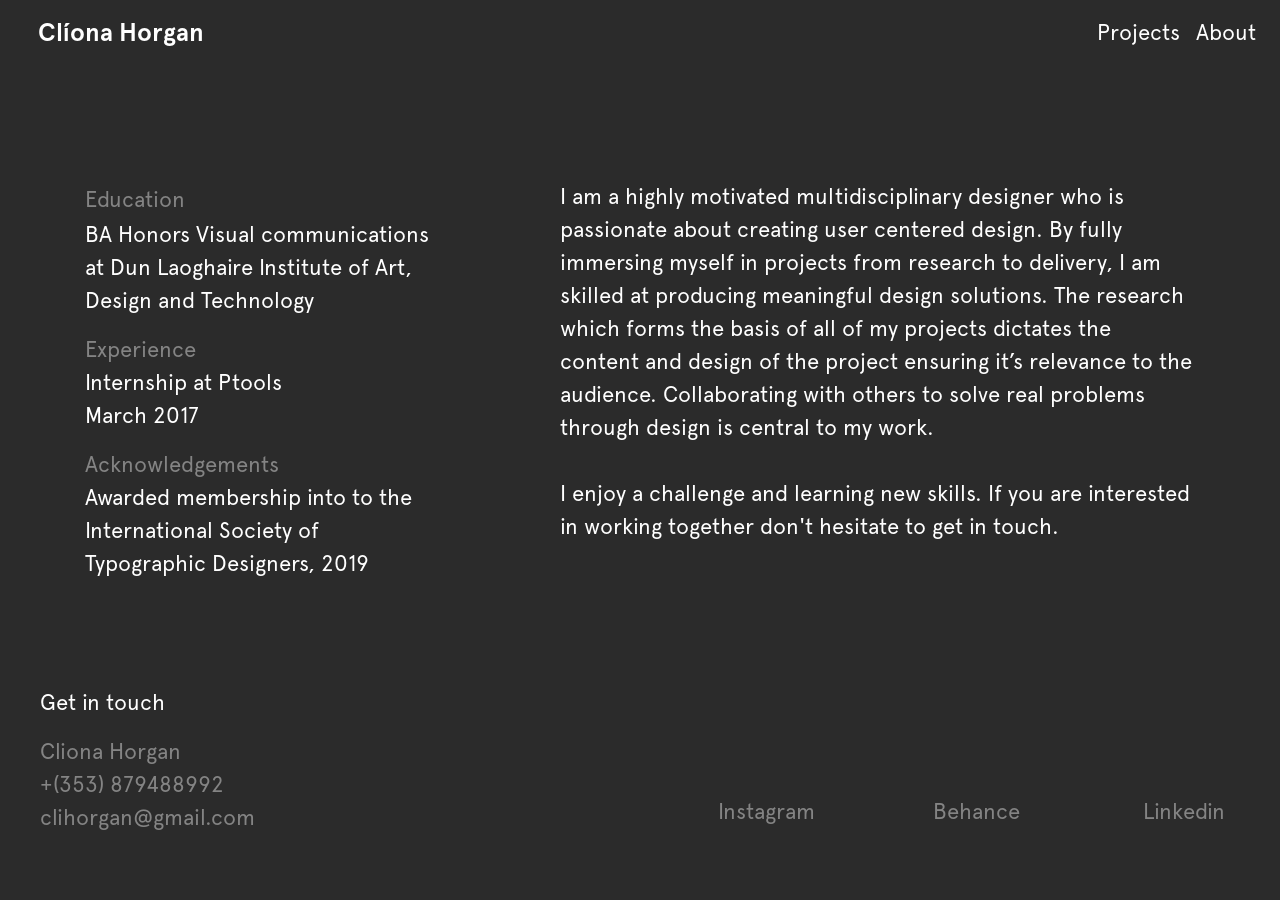
<file: about.html>
<!DOCTYPE html>
<html lang="en">
   <head>
      <meta charset="utf-8">
      <meta http-equiv="X-UA-Compatible" content="IE=edge">
      <meta name="viewport" content="width=device-width, initial-scale=1">
      <!-- The above 3 meta tags *must* come first in the head; any other head content must come *after* these tags -->
      <title>Clíona Horgan</title>
         <link rel="icon" type="image/ico" href="img/faviconcorrect_2-01.png" sizes="96x96">
       
      <!-- Bootstrap -->
      <link href="css/bootstrap.css" rel="stylesheet">
      <link href="css/about.css" rel="stylesheet">
        <link href="https://unpkg.com/aos@2.3.1/dist/aos.css" rel="stylesheet">
<!--    <link href="fonts/Apercu_Regular.otf">-->
     
      <!-- HTML5 shim and Respond.js for IE8 support of HTML5 elements and media queries -->
      <!-- WARNING: Respond.js doesn't work if you view the page via file:// -->
      <!--[if lt IE 9]>
      <script src="https://oss.maxcdn.com/html5shiv/3.7.3/html5shiv.min.js"></script>
      <script src="https://oss.maxcdn.com/respond/1.4.2/respond.min.js"></script>
      <![endif]-->
   </head>
   <body>
       
       <!--       open nav-->
    <div class="container">
        
         <nav class="navbar navbar-expand-lg navbar-light bg-light fixed-top">
        
            <a class="navbar-brand abc" href="index.html"> 
                Clíona <span class="surname">Horgan</span>
            </a>
        
            
             <ul class="navbar-nav ml-auto">
                
                <li class="nav-item">
                    <a class="nav-link abc" href="index.html">Projects</a>
        
                </li>
        
                <li class="nav-item">
                    <a class="nav-link abc" href="about.html">About </a>
        
                </li>
                 
            </ul>
     
        </nav>
</div>
        
                        <!-- nav ends-->
       
<!--       <div class="wrapper">-->
       <!--    video top-->
       <div class="container">
           
           <div class="row about">
             
                <div class="col-sm-4 col-12 move">
            
               <p class="bodycopy">
               <span class="subheading">Education <br></span>
                BA Honors Visual communications at
                Dun Laoghaire Institute of Art, Design and
                Technology
               </p> 
               
            <p class="bodycopy">
               <span class="grey">Experience <br></span>
                
                Internship at Ptools<br>
                March 2017
               </p> 
            <p class="bodycopy">
               <span class="grey">Acknowledgements <br></span>
                Awarded membership into to the International Society of Typographic Designers, 2019<br>
                
                
               </p> 
               
            </div>
               
            <div class="col-sm-7 offset-sm-1 move">
            <p class="bodycopy">
                I am a highly motivated multidisciplinary designer  who is
passionate about creating user centered design. By fully immersing myself in projects from research
to delivery, I am skilled at producing meaningful design solutions. The research which forms the basis
of all of my projects dictates the content and design of the project ensuring it’s relevance to the
audience. Collaborating with others to solve real problems through design is central to my work.

                <br><br>
                I enjoy a challenge and learning new skills. If you are interested in working together don't hesitate to get in touch.
            </p>
            
            </div>
               
     
              
            
    </div>

       </div>
       
      
       
       
           
          
       <div class="container-fluid pushagain">
           
            <div class="row padding40">
           
            <p class="col-6 bodycopy white ">Get in touch</p>
           
         
           </div>
           
           
           
       
       
           <div class="row footer">
               
           <p class="bodycopy col-sm-3 col-8  grey">
               Cliona Horgan<br>
               +(353) 879488992<br>
               clihorgan@gmail.com</p>
               
            <p class="col-sm-2 offset-sm-3 col-7 bodycopy grey links space40">
               
                <a class="col-7"href="https://www.instagram.com/clionahorgan.design/">Instagram</a>
               
            </p>
               
            <p class="col-sm-2 col-7 bodycopy grey links space40">
               
                <a class="col-7 bottom10" href="https://www.behance.net/clionahorgan/">Behance</a>
               
            </p>
               
              <p class="col-sm-2 col-7 bodycopy grey links space40">
               
               <a class="col-7"href="https://www.linkedin.com/in/clionahorgan/">Linkedin</a>
               
            </p>
           
           </div>
                
             </div> 
                
                
           
       
       
       
       
       
       
       
       
        <script src="https://unpkg.com/aos@2.3.1/dist/aos.js"></script>
        
        <script src="https://code.jquery.com/jquery-3.2.1.slim.min.js" integrity="sha384-KJ3o2DKtIkvYIK3UENzmM7KCkRr/rE9/Qpg6aAZGJwFDMVNA/GpGFF93hXpG5KkN" crossorigin="anonymous"></script>
        
        <script src="https://cdnjs.cloudflare.com/ajax/libs/popper.js/1.12.9/umd/popper.min.js" integrity="sha384-ApNbgh9B+Y1QKtv3Rn7W3mgPxhU9K/ScQsAP7hUibX39j7fakFPskvXusvfa0b4Q" crossorigin="anonymous"></script>
        
        <script src="https://maxcdn.bootstrapcdn.com/bootstrap/4.0.0/js/bootstrap.min.js" integrity="sha384-JZR6Spejh4U02d8jOt6vLEHfe/JQGiRRSQQxSfFWpi1MquVdAyjUar5+76PVCmYl" crossorigin="anonymous"></script>
       
       <script>
        function openForm() {
    document.getElementById("myForm").style.display = "block";
    }

    function closeForm() {
    document.getElementById("myForm").style.display = "none";
    }
        </script>
        
           
        <script>AOS.init({
            duration: 1200,
            })</script>
            
                
            <script>         
        AOS.init();
            </script>
    <script>
    
    $(window).scroll(function(){
    $('nav').toggleClass('scrolled', $(this).scrollTop() >150);
    });
        
    </script> 
        
        
    <script>
        
    $(window).scroll(function(){
    if ( $(this).scrollTop() > 150){
    $ ('.abc') .addClass ('ncol'); 
    } else{
    $ ('.abc') .removeClass('ncol');
    }
    });
      
    </script>
       
       
       
       
    </body>
</html>
</file>
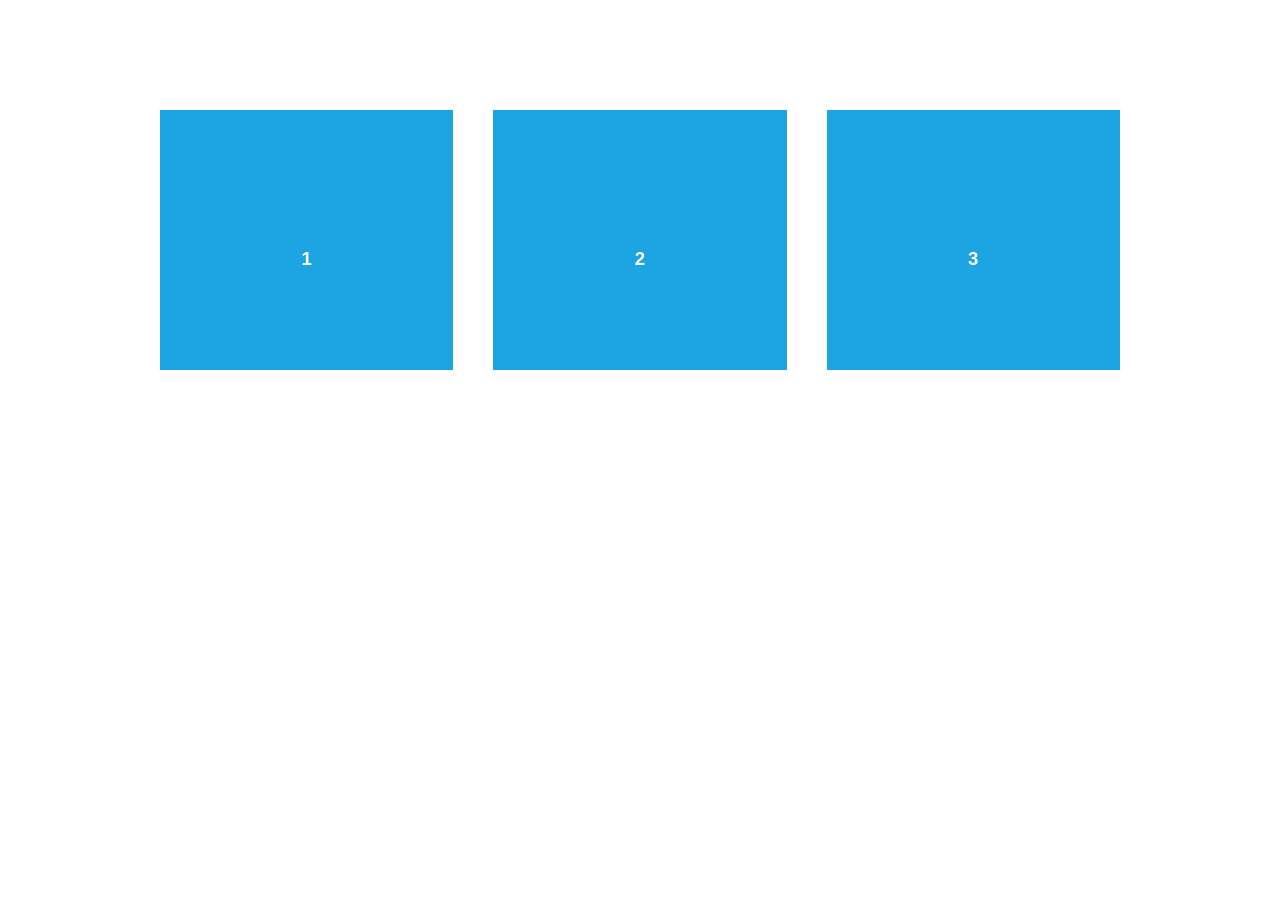
<file: css/aos-master/demo/async.html>
<!DOCTYPE html>
<html>
  <head>
    <meta charset="utf-8">
    <title>AOS - Animate on scroll library</title>
    <meta name="viewport" content="width=device-width">
    <link rel="stylesheet" href="css/styles.css" />
    <link rel="stylesheet" href="../dist/aos.css" />
  </head>
  <body>
    <div id="aos-demo" class="aos-all"></div>

    <script src="../dist/aos.js"></script>
    <script>
      AOS.init({
        easing: 'ease-in-out-sine'
      });

      setInterval(addItem, 300);

      var itemsCounter = 1;
      var container = document.getElementById('aos-demo');

      function addItem () {
        if (itemsCounter > 42) return;
        var item = document.createElement('div');
        item.classList.add('aos-item');
        item.setAttribute('data-aos', 'fade-up');
        item.innerHTML = '<div class="aos-item__inner"><h3>' + itemsCounter + '</h3></div>';
        container.appendChild(item);
        itemsCounter++;
      }
    </script>
  </body>
</html>
</file>
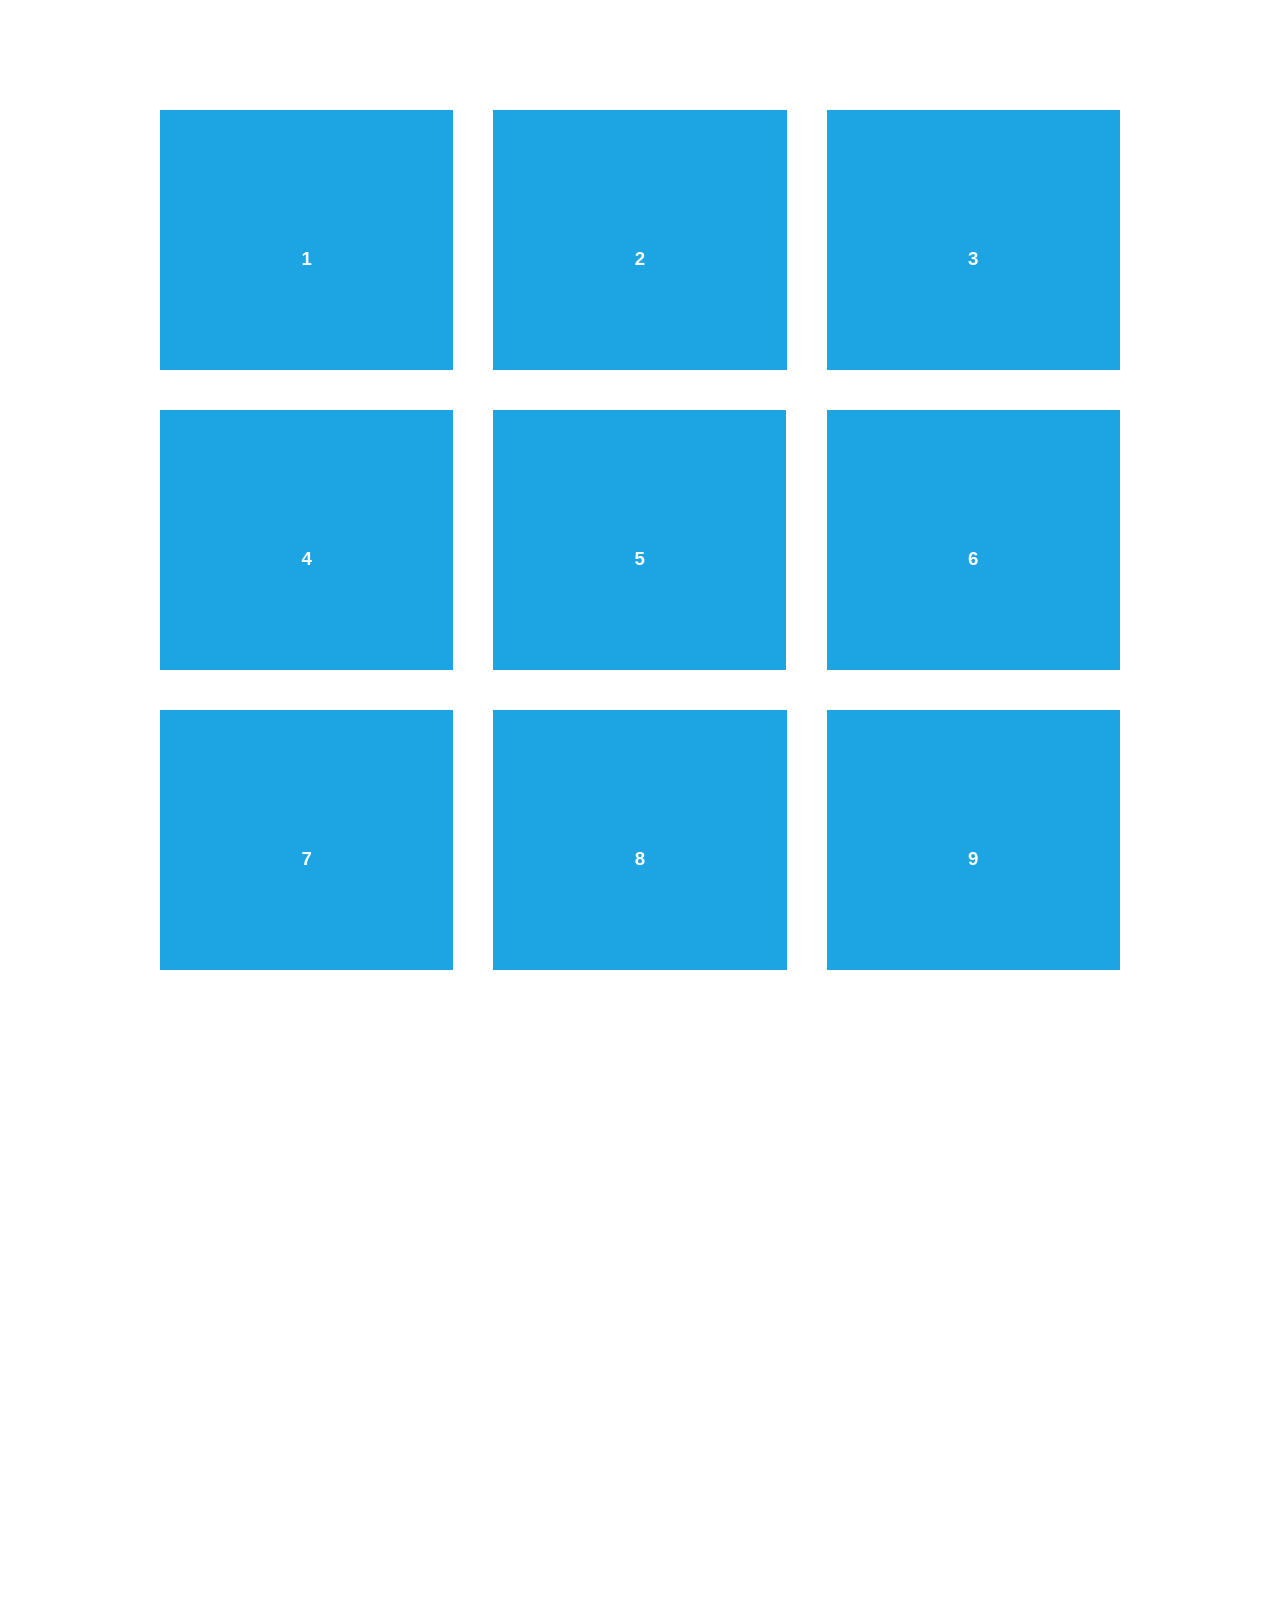
<file: css/aos-master/demo/simple.html>
<!DOCTYPE html>
<html>
  <head>
    <meta charset="utf-8">
    <title>AOS - Animate on scroll library</title>
    <meta name="viewport" content="width=device-width">
    <link rel="stylesheet" href="css/styles.css" />
    <link rel="stylesheet" href="../dist/aos.css" />
    <!--[if lt IE 9]>
    <script src="//html5shiv.googlecode.com/svn/trunk/html5.js"></script>
    <![endif]-->
  </head>
  <body>
    <div id="transcroller-body" class="aos-all">
      <div class="aos-item" data-aos="fade-up">
        <div class="aos-item__inner"><h3>1</h3></div>
      </div>
      <div class="aos-item" data-aos="fade-down">
        <div class="aos-item__inner"><h3>2</h3></div>
      </div>
      <div class="aos-item" data-aos="zoom-out-down">
        <div class="aos-item__inner"><h3>3</h3></div>
      </div>
      <div class="aos-item" data-aos="flip-down">
        <div class="aos-item__inner"><h3>4</h3></div>
      </div>
      <div class="aos-item" data-aos="flip-up">
        <div class="aos-item__inner"><h3>5</h3></div>
      </div>
      <div class="aos-item" data-aos="fade-down">
        <div class="aos-item__inner"><h3>6</h3></div>
      </div>
      <div class="aos-item" data-aos="fade-in">
        <div class="aos-item__inner"><h3>7</h3></div>
      </div>
      <div class="aos-item" data-aos="fade-down">
        <div class="aos-item__inner"><h3>8</h3></div>
      </div>
      <div class="aos-item" data-aos="fade-in">
        <div class="aos-item__inner"><h3>9</h3></div>
      </div>
      <div class="aos-item" data-aos="fade-down">
        <div class="aos-item__inner"><h3>10</h3></div>
      </div>
      <div class="aos-item" data-aos="fade-up">
        <div class="aos-item__inner"><h3>11</h3></div>
      </div>
      <div class="aos-item" data-aos="fade-down">
        <div class="aos-item__inner"><h3>12</h3></div>
      </div>
      <div class="aos-item" data-aos="fade-in">
        <div class="aos-item__inner"><h3>13</h3></div>
      </div>
      <div class="aos-item" data-aos="fade-up">
        <div class="aos-item__inner"><h3>14</h3></div>
      </div>
      <div class="aos-item" data-aos="fade-in">
        <div class="aos-item__inner"><h3>15</h3></div>
      </div>
      <div class="aos-item" data-aos="fade-up">
        <div class="aos-item__inner"><h3>16</h3></div>
      </div>
      <div class="aos-item" data-aos="fade-down">
        <div class="aos-item__inner"><h3>17</h3></div>
      </div>
      <div class="aos-item" data-aos="fade-up">
        <div class="aos-item__inner"><h3>18</h3></div>
      </div>
      <div class="aos-item" data-aos="zoom-out">
        <div class="aos-item__inner"><h3>19</h3></div>
      </div>
      <div class="aos-item" data-aos="fade-up">
        <div class="aos-item__inner"><h3>20</h3></div>
      </div>
      <div class="aos-item" data-aos="zoom-out">
        <div class="aos-item__inner"><h3>21</h3></div>
      </div>
      <div class="aos-item" data-aos="fade-in">
        <div class="aos-item__inner"><h3>22</h3></div>
      </div>
      <div class="aos-item" data-aos="zoom-out-up">
        <div class="aos-item__inner"><h3>23</h3></div>
      </div>
      <div class="aos-item" data-aos="zoom-out-down">
        <div class="aos-item__inner"><h3>24</h3></div>
      </div>
      <div class="aos-item" data-aos="fade-in">
        <div class="aos-item__inner"><h3>25</h3></div>
      </div>
      <div class="aos-item" data-aos="fade-in">
        <div class="aos-item__inner"><h3>26</h3></div>
      </div>
      <div class="aos-item" data-aos="fade-in">
        <div class="aos-item__inner"><h3>27</h3></div>
      </div>
      <div class="aos-item" data-aos="fade-in">
        <div class="aos-item__inner"><h3>28</h3></div>
      </div>
      <div class="aos-item" data-aos="fade-in">
        <div class="aos-item__inner"><h3>29</h3></div>
      </div>
      <div class="aos-item" data-aos="fade-in">
        <div class="aos-item__inner"><h3>30</h3></div>
      </div>
      <div class="aos-item" data-aos="fade-in">
        <div class="aos-item__inner"><h3>31</h3></div>
      </div>
      <div class="aos-item" data-aos="fade-in">
        <div class="aos-item__inner"><h3>32</h3></div>
      </div>
      <div class="aos-item" data-aos="fade-in">
        <div class="aos-item__inner"><h3>33</h3></div>
      </div>
      <div class="aos-item" data-aos="fade-in">
        <div class="aos-item__inner"><h3>34</h3></div>
      </div>
      <div class="aos-item" data-aos="fade-in">
        <div class="aos-item__inner"><h3>35</h3></div>
      </div>
      <div class="aos-item" data-aos="fade-in">
        <div class="aos-item__inner"><h3>36</h3></div>
      </div>
      <div class="aos-item" data-aos="fade-in">
        <div class="aos-item__inner"><h3>37</h3></div>
      </div>
      <div class="aos-item" data-aos="fade-in">
        <div class="aos-item__inner"><h3>38</h3></div>
      </div>
      <div class="aos-item" data-aos="fade-in">
        <div class="aos-item__inner"><h3>39</h3></div>
      </div>
      <div class="aos-item" data-aos="fade-in">
        <div class="aos-item__inner"><h3>40</h3></div>
      </div>
      <div class="aos-item" data-aos="fade-in">
        <div class="aos-item__inner"><h3>41</h3></div>
      </div>
      <div class="aos-item" data-aos="fade-in">
        <div class="aos-item__inner"><h3>42</h3></div>
      </div>
    </div>

    <script src="../dist/aos.js"></script>
    <script>
      AOS.init({
        easing: 'ease-in-out-sine'
      });
    </script>

    <!-- <script src="//cdnjs.cloudflare.com/ajax/libs/require.js/2.1.11/require.min.js"></script>
    <script>
      requirejs.config({
          baseUrl: '../dist',
      });

      require(['aos'], function(AOS){
          AOS.init({
              easing: 'ease-in-out-sine'
          });
      });
    </script> -->
  </body>
</html>
</file>
<file: css/about.css>
/*
Custom CSS
*/



@font-face 
{
font-family: 'Apercu_Regular.otf';
font-style: normal;
font-weight: 100;
src: url('../fonts/Apercu_Regular.otf'); 
}

@font-face 
{
font-family: 'Apercu Bold.otf';
font-style: normal;
font-weight: 100;
src: url('../fonts/Apercu Bold.otf'); 
}

@font-face 
{
font-family: 'Apercu Light.otf';
font-style: normal;
font-weight: 100;
src: url('../fonts/Apercu Light.otf'); 
}

body{
    background-color: #2b2b2b;
}
.bodycopy{
    font-family: 'Apercu_Regular.otf';
    font-size: 22px;
    color: white;
}

/*
@font-face 
{
font-family: 'Oscine_Trial_Rg.ttf';
font-style: normal;
font-weight: 100;
src: url('fonts/Oscine_Trial_Rg.ttf'); 
}
@font-face 
{
font-family: 'Oscine_Trial_Bd.ttf';
font-style: normal;
font-weight: 100;
src: url('fonts/Oscine_Trial_Bd.ttf'); 
}
*/

.bg-light{
    transition: 200ms ease;
    background: transparent !important;
}

.bg-light.scrolled{
    background: #2b2b2b !important;
}

.navbar-brand {
    margin-left: 22px;
    font-size: 25px;
    font-family: 'Apercu Bold.otf';
    color:!important;
}
.abc.ncol{
    color: white!important;
}

.abc{
    color: white!important;
}

.active{
    color: black!important;
    font-weight:600!important;
}

.text{
    padding-top: 20px;
}

a:link.nav-link.abc{
    font-family:'Apercu_Regular.otf';
    font-size: 22px;
/*    margin-right: 10px;*/
    font-weight: 300;
}



a:visited .nav-link.abc{
    font-family:'Apercu_Regular.otf';
    font-size: 18px;
/*    margin-right: 10px;*/
    font-weight: 300;
    color: #95d8ed!important;
}

a:hover.nav-link.abc{
    color: grey!important;
    text-decoration: none !important;
}

a:active.nav-link.abc{
    color:gainsboro;
    text-decoration: none !important;
}


video {
  width: 100%;
  height: auto;
}

.abc path {
    fill: white;
}
.abc.ncol path{
    fill: #828eac;
}


.align{
    text-align: right;
}

.navbar-nav { 
    flex-direction: row;
}
.navbar-nav .nav-link{
    padding-left: 10px;
}



.grey{
    color: #848484;
    
}

.white{
    color: white;
}

.ontopvideo{
/*    position: absolute;*/
    font-size: 30px;
    font-family: 'Apercu Light.otf';
    margin-left: -110px;
    
    color: white;
    text-align: left
}

.black{
    color: black;
    font-family: 'Apercu Bold.otf';
}

.space30{
padding-top: 150px;

}

 .text{
     padding-top: 35px;}

 .lost{
        padding-top: 50px;
    }

.description{
    padding-top: 30px;
}



.padding20{
    padding-top: 130px;
}

.project
    {font-family:  'Apercu Bold.otf';
    font-size: 100px;
    line-height: 120px;
    color: white;}

.subheading{
     font-family: 'Apercu_Regular.otf';
    font-size: 22px;
    line-height: 38px;
    color: #848484;
}

.space60{
    padding-top:100px;
}

 .one{
        margin-top: 100px;
    }

.two{
    margin-top: 15px;
}

.links{
    text-align: right;
}

.space40{
    padding-top: 60px;
}

.footer{
    padding-bottom: 50px;
   
}

.space80{
    padding-top:100px;
}
a{
    color: #848484;
    text-decoration: none;
    

}

a.link{
    color: white;
}

a.link:hover{
    color: #848484;
}


a:hover{
    color: white;
    text-decoration: none;
}

a.spaceleft:hover{
    color: #848484;
}

.pushin{
    margin-top: 50px;
    padding-left: 40px;
    padding-right: 40px;
    padding-bottom: 60px;
    
}

.pushagain{
/*    margin-top: 80px;*/
    margin-top: 90px;
     padding-left: 40px;
    padding-right: 40px;
}

.space5{
   margin-top: 10px;
}

.right{
    text-align: right;
    padding-right: 30px;
}
.main{
    margin-top: -100px;
}

.space10{
    padding-top: 30px;
}

.spaceleft{
    margin-left: 20px;
}

.why{
    margin-top: 180px;
    margin-bottom: 50px;
    padding-left: 70px;
    padding-right: 70px;
}

.blue{
    background-color: #bfecf7;
    margin-top: 30px;
    height: 840px;
    padding-top: 90px;
    padding-bottom: 150px;
    padding-left: 150px;
    padding-right:150px;
}

.bluetwo{
    background-color: #98afd3;
    margin-top: 30px;
    height: 840px;
    padding-top: 90px;
    padding-bottom: 180px;
    margin-bottom: 30px;
    padding-left: 150px;
    padding-right:150px;
/*
    padding-left: 150px;
    padding-right:150px;
*/
}

.bignumber{
     font-family: "Apercu_Regular.otf";
    font-size: 125px;
    padding-bottom: 0px;
/*
    margin-top: -20px;
    padding-top: -60px;
*/
    margin-left: 650px; 
    color: #7285b1;
}

.bignumber2{
     font-family: "Apercu_Regular.otf";
    font-size: 125px;
    padding-bottom: 0px;
/*
    margin-top: -20px;
    padding-top: -60px;
*/
    margin-left: 693px; 
    color: #7285b1;
}

.bignumber3{
      font-family: "Apercu_Regular.otf";
    font-size: 125px;
    padding-bottom: 0px;
/*
    margin-top: -20px;
    padding-top: -60px;
*/
    margin-left: 693px; 
    color: #7285b1;


}

.survivor{
    margin-top:-30px;
    padding-bottom: 150px;
    text-align: left;
    margin-left: 700px;
    font-size: 22px;
    font-family: "Apercu_Regular.otf";
}

.bottom{
        margin-top: 20px;
        margin-bottom: 20px;
    }

.journey{

 margin-top: 160px;
        margin-bottom: 50px;

}

.about{
    margin-top: 180px;
}
@media only screen and (max-width:576px){
    
    .pushagain{
        margin-top: 10px;
    }
    
    .about{
        margin-top: 70px;
    }
    
    .pushagain{
        padding-top: 40px;
        padding-right: 0px;
        padding-left: 12px;
        
    }
    
    .description{
        padding-top: 0px;
    }
    
    .journey{
        margin-top: 30px;
        margin-bottom: 50px;
        
    }
    
    .people{
        display: none;
    }
    .survivor{
        font-size: 18px;
        margin-top: 0px;
        margin-left: 0px;
        padding-bottom: 0px;
        
    }
    
    .bignumber{
        font-size: 18px;
        margin-top: 0px;
    }
    
    .blue{
         margin-top: 10px;
    height: 240px;
    padding-top: 40px;
    padding-bottom: 40px;
    padding-left: 40px;
    padding-right:40px;
    }
    
    
    .bluetwo{
    background-color: #98afd3;
    margin-top: 10px;
    height: 240px;
    padding-top: 40px;
    padding-bottom: 80px;
    margin-bottom: 0px;
     padding-left: 40px;
    padding-right:40px;
/*
    padding-left: 150px;
    padding-right:150px;
*/
}
    
    
    .why{
        margin-top:20px;
         margin-bottom: 10px;
        padding-left: 30px;
        padding-right: 30px;
    }
    .pushin{
        padding-bottom:0px;
    }
    
    
    .space30{
        padding-top: 8px;
    }
    .text{
    padding-top: 15px;
        }
    .abc{
        font-size: 15px;
    }
    
    a.nav-link.abc{
        font-size: 15px!important;
    }
    
    .surname{
        display: none;
    }
    .subheading{
        font-size: 18px;
        line-height: 28px;
    }
    
    .project{
        font-size: 60px;
        line-height: 80px;
    }
    .nav-item{
        display: inline!important;
    }
    .navbar-brand{
        margin-left: 0px;
        margin-top: -10px;
    }
    .navbar-nav .nav-link{
    margin-top: -10px;
    }
    .carousel-caption{
        display: none;
    }
    
    .space60{
        padding-top: 20px;
    }
    
    .align{
/*
        text-align:right;
        padding-left: 20px;
*/
        
        display: none;
    }
    
    .padding20{
        padding-top: 30px;
    }
    
    .margin{
/*
        padding-right: 10px!important;
        text-align: right;
        
*/
        display: none;
    }
    .bodycopy{
        font-size: 18px;
    }
    
/*
    grey{
        margin-bottom: 10px;
    }
*/
    
    .lost{
        padding-top: 30px;
    }
    
    .padding10{
        padding-top:10px;
    }
    
    
    .two{
        margin-top: 10px;
    }
    
    .one{
        margin-top: 30px;
    }
    
   /*    nav*/
    .space80{
        padding-top: 30px;
    }
    
    .links{
        text-align: left;
    }
    
    .space40{
        padding:0px;
    }
    
    .bottom10{
        margin-bottom: 10px;
    }
    
/*    nav*/
    .main{
        margin: 0px;
    }
   
   
    
}
</file>
<file: css/aos-master/demo/css/styles.css>
body {
  font-family: Helvetica,Tahoma;
}

*,
*:before,
*:after {
  box-sizing: border-box;
}

.aos-all {
  width: 1000px;
  max-width: 98%;
  margin: 10vh auto 0 auto;
}

.aos-item {
  display: inline-block;
  float: left;
  width: 33.3333%;
  height: 300px;
  padding: 20px;
}

.aos-item__inner {
  position: relative;
  width: 100%;
  height: 100%;
  float: left;
  background: #1da4e2;
  line-height: 260px;
  text-align: center;
  color: #fff;
}

@media screen and (max-width: 800px) {
  .aos-item {
    width: 50%;
  }
}
</file>
